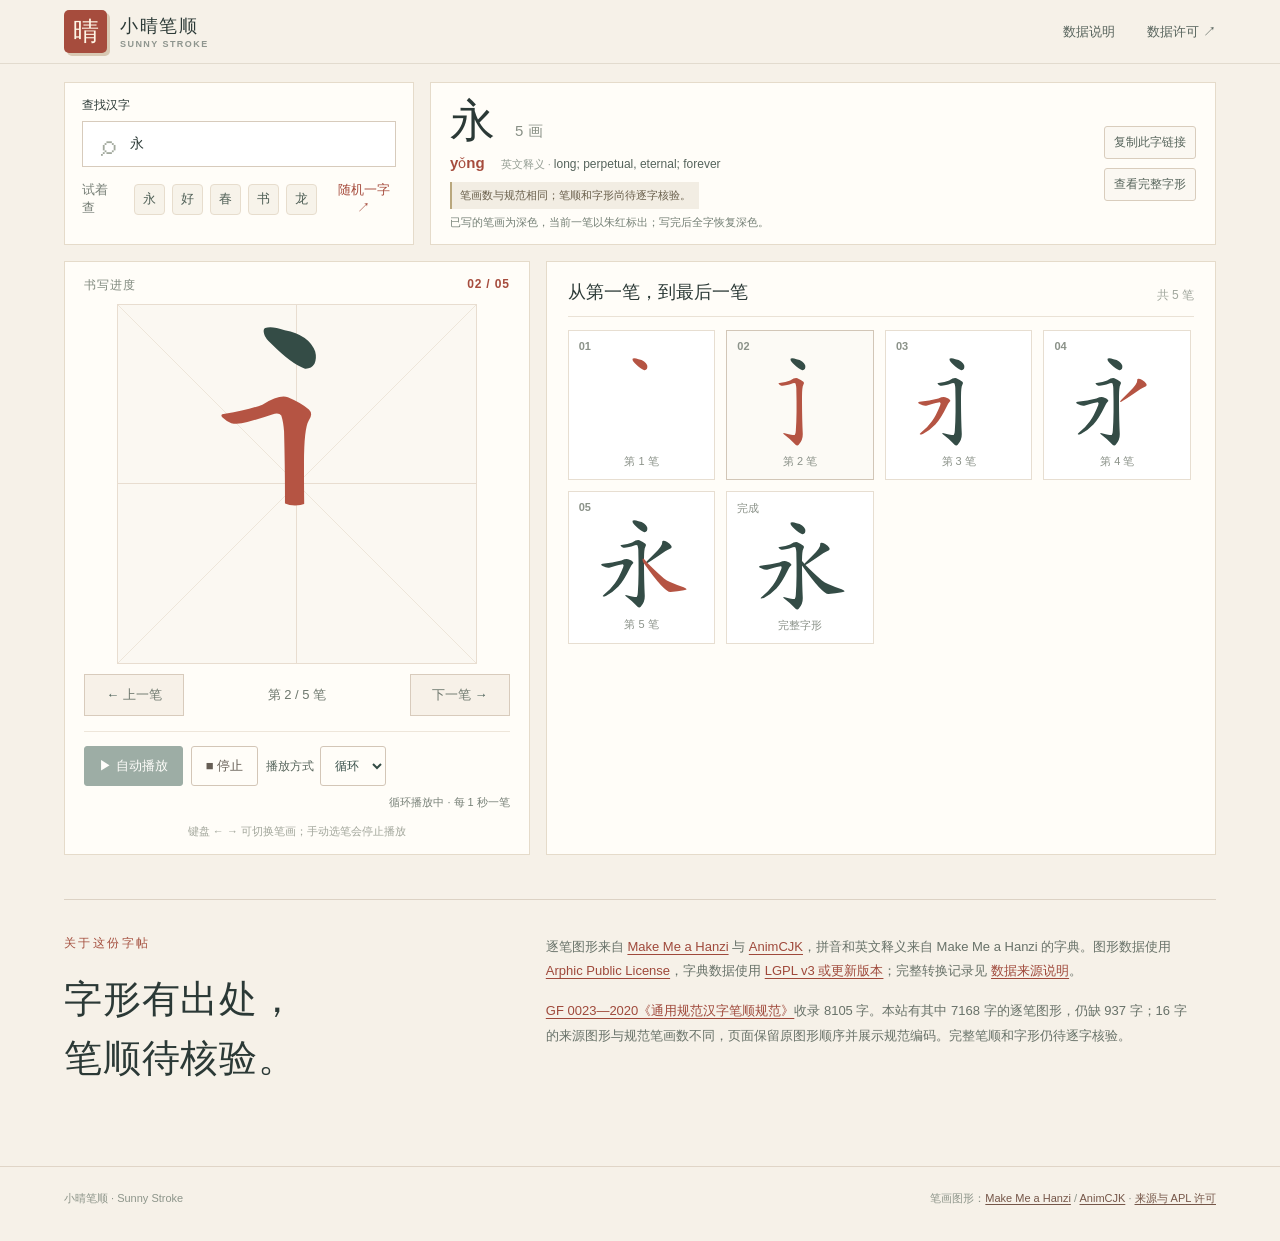
<file: docs/index.html>
<!doctype html>
<html lang="zh-CN">
<head>
  <meta charset="utf-8">
  <meta name="viewport" content="width=device-width, initial-scale=1">
  <meta name="theme-color" content="#f6f1e8">
  <meta name="description" content="小晴笔顺 Sunny Stroke：检索汉字笔画，逐笔查看字形与书写顺序。">
  <title>小晴笔顺 · Sunny Stroke</title>
  <link rel="icon" href="data:image/svg+xml,%3Csvg xmlns='http://www.w3.org/2000/svg' viewBox='0 0 64 64'%3E%3Crect width='64' height='64' rx='13' fill='%232b3936'/%3E%3Ctext x='32' y='45' text-anchor='middle' font-size='42' fill='%23f9f3e9'%3E晴%3C/text%3E%3C/svg%3E">
  <link rel="stylesheet" href="./styles.css">
  <script src="./data/index.js" defer></script>
  <script src="./data/dictionary.js" defer></script>
  <script src="./data/audit-status.js" defer></script>
  <script src="./app.js?v=20261114-complete-glyph" defer></script>
</head>
<body>
  <header class="masthead">
    <a class="brand" href="./" aria-label="小晴笔顺首页"><span class="brand-seal" aria-hidden="true">晴</span><span><strong>小晴笔顺</strong><small>SUNNY STROKE</small></span></a>
    <nav><a href="#about">数据说明</a><a href="./ARPHICPL.TXT" target="_blank" rel="noopener">数据许可 ↗</a></nav>
  </header>

  <main class="page">
    <h1 class="sr-only">小晴笔顺 · 汉字笔顺查询</h1>
    <div class="workspace-head">
    <section class="lookup" aria-label="汉字检索">
      <form id="search-form" role="search"><label for="query">查找汉字</label><div class="search-line"><span class="search-icon" aria-hidden="true">⌕</span><input id="query" type="search" autocomplete="off" enterkeyhint="search" placeholder="输入汉字，即时查看" maxlength="80"></div></form>
      <div class="quick-row"><span>试着查</span><div id="examples" class="chip-list"><button type="button" data-char="永">永</button><button type="button" data-char="好">好</button><button type="button" data-char="春">春</button><button type="button" data-char="书">书</button><button type="button" data-char="龙">龙</button></div><button id="random" class="random" type="button">随机一字 ↗</button></div>
      <div id="matches" class="matches" hidden><div class="matches-heading"><strong>选择一个字</strong><span id="matches-count"></span></div><div id="matches-list" class="matches-list"></div></div>
      <p id="search-message" class="search-message" role="status" aria-live="polite"></p>
    </section>
    <div id="selected-summary" class="selected-summary" hidden>
      <div class="viewer-heading"><div><h2 id="character-title"><span id="character">永</span><span id="stroke-count" class="stroke-count">5 画</span></h2><div class="dictionary-note"><span id="pinyin" class="pinyin"></span><span id="definition" class="definition"></span></div><p id="review-status" class="review-status"></p><div id="standard-code" class="standard-code" hidden><strong>规范笔顺序号</strong><span id="standard-digits"></span><small>1 横 · 2 竖 · 3 撇 · 4 点 · 5 折。序号表示笔形类别，具体字形请以规范原图为准。</small></div><p id="viewer-subtitle" class="viewer-subtitle">已写的笔画为深色，当前一笔以朱红标出；写完后全字恢复深色。</p></div><div class="viewer-actions"><button id="copy-link" type="button">复制此字链接</button><button id="show-all" type="button">查看完整字形</button></div></div>
    </div>
    </div>

    <section id="viewer" class="viewer" aria-labelledby="character-title" data-mobile-view="stage" hidden>
      <div class="view-tabs" role="tablist" aria-label="笔画查看方式"><button id="tab-stage" type="button" role="tab" aria-controls="stage-panel" aria-selected="true">大字逐笔</button><button id="tab-sequence" type="button" role="tab" aria-controls="sequence-panel" aria-selected="false">全部步骤</button></div>
      <div class="viewer-grid"><div id="stage-panel" class="canvas-panel" data-view="stage" role="tabpanel" aria-labelledby="tab-stage"><div class="canvas-topline"><span>书写进度</span><span id="progress-text">01 / 05</span></div><div id="stage" class="stage" role="img"></div><div class="controls"><button id="previous" type="button" aria-label="上一笔">← <span>上一笔</span></button><span id="step-label" aria-live="polite"></span><button id="next" type="button" aria-label="下一笔"><span>下一笔</span> →</button></div><div class="playback"><button id="play" class="play-button" type="button" aria-label="从第一笔开始自动循环播放，每秒一笔">▶ 自动播放</button><button id="stop" class="stop-button" type="button" disabled>■ 停止</button><label class="playback-mode" for="playback-mode">播放方式<select id="playback-mode"><option value="loop">循环</option><option value="once">单次</option></select></label><span id="playback-status" class="playback-status" role="status" aria-live="polite">每 1 秒一笔，写完后停留 1.6 秒再循环</span></div><div class="keyboard-note">键盘 ← → 可切换笔画；手动选笔会停止播放</div></div><div id="sequence-panel" class="sequence-panel" data-view="sequence" role="tabpanel" aria-labelledby="tab-sequence"><div class="sequence-heading"><div><h3>从第一笔，到最后一笔</h3></div><span id="sequence-total"></span></div><div id="sequence" class="sequence"></div></div></div>
    </section>

    <section id="about" class="about"><div><p class="section-index">关于这份字帖</p><h2>字形有出处，<br>笔顺待核验。</h2></div><div class="about-copy"><p>逐笔图形来自 <a href="https://github.com/skishore/makemeahanzi" target="_blank" rel="noopener">Make Me a Hanzi</a> 与 <a href="https://github.com/parsimonhi/animCJK" target="_blank" rel="noopener">AnimCJK</a>，拼音和英文释义来自 Make Me a Hanzi 的字典。图形数据使用 <a href="./ARPHICPL.TXT">Arphic Public License</a>，字典数据使用 <a href="./LGPL.txt">LGPL v3 或更新版本</a>；完整转换记录见 <a href="./data-sources.html">数据来源说明</a>。</p><p><a href="https://www.moe.gov.cn/jyb_sjzl/ziliao/A19/202103/t20210318_520473.html" target="_blank" rel="noopener">GF 0023—2020《通用规范汉字笔顺规范》</a>收录 8105 字。本站有其中 7168 字的逐笔图形，仍缺 937 字；16 字的来源图形与规范笔画数不同，页面保留原图形顺序并展示规范编码。完整笔顺和字形仍待逐字核验。</p></div></section>
  </main>
  <footer><span>小晴笔顺 · Sunny Stroke</span><span>笔画图形：<a href="https://github.com/skishore/makemeahanzi" target="_blank" rel="noopener">Make Me a Hanzi</a> / <a href="https://github.com/parsimonhi/animCJK" target="_blank" rel="noopener">AnimCJK</a> · <a href="./data-sources.html">来源与 APL 许可</a></span></footer>
</body>
</html>
</file>
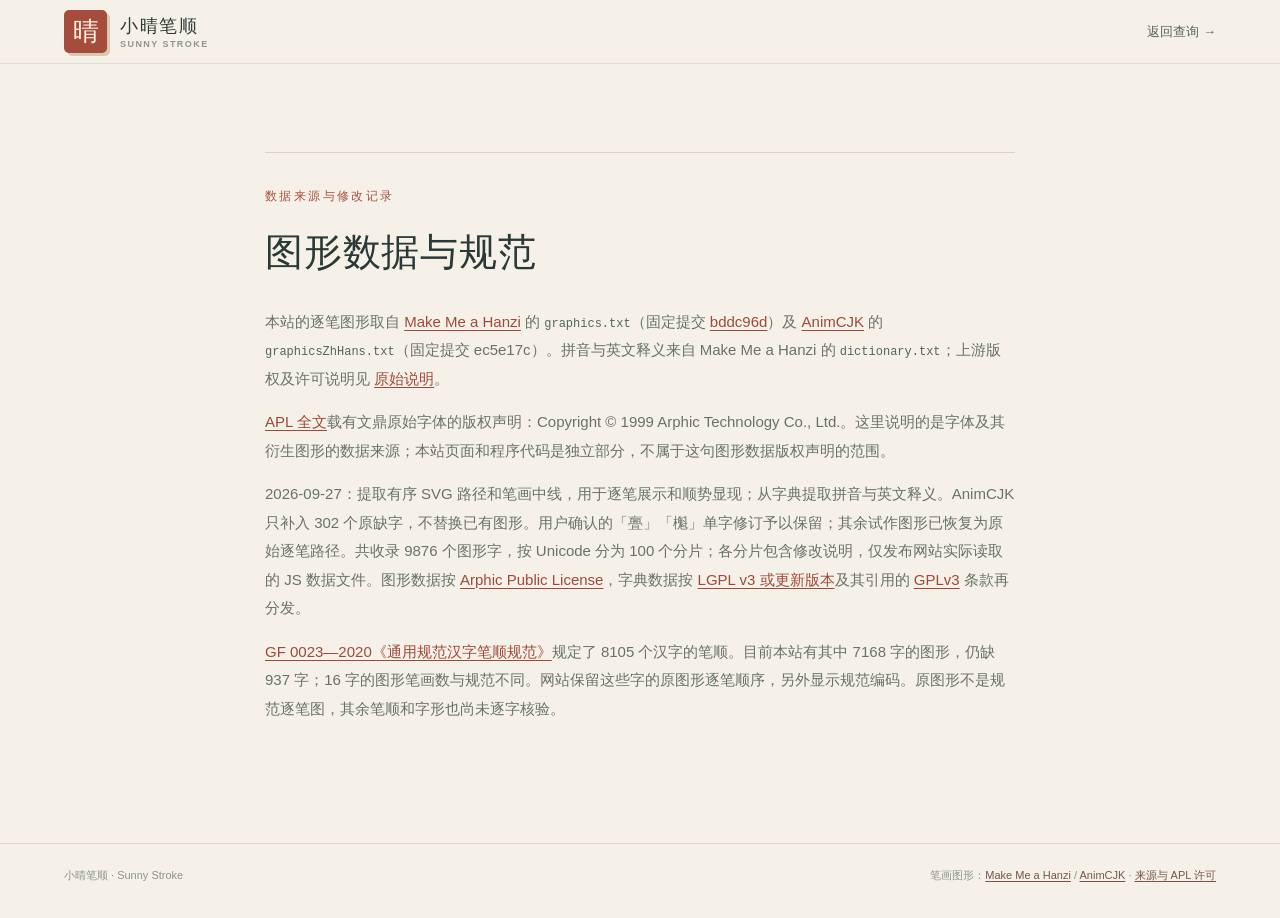
<file: docs/data-sources.html>
<!doctype html>
<html lang="zh-CN"><head><meta charset="utf-8"><meta name="viewport" content="width=device-width, initial-scale=1"><title>数据来源 · 小晴笔顺</title><link rel="stylesheet" href="./styles.css"></head><body>
<header class="masthead"><a class="brand" href="./"><span class="brand-seal" aria-hidden="true">晴</span><span><strong>小晴笔顺</strong><small>SUNNY STROKE</small></span></a><nav><a href="./">返回查询 →</a></nav></header>
<main class="page"><section class="about" style="display:block;max-width:750px;margin:70px auto"><p class="section-index">数据来源与修改记录</p><h2>图形数据与规范</h2><div class="about-copy" style="max-width:none;font-size:15px;margin-top:25px"><p>本站的逐笔图形取自 <a href="https://github.com/skishore/makemeahanzi" target="_blank" rel="noopener">Make Me a Hanzi</a> 的 <code>graphics.txt</code>（固定提交 <a href="https://github.com/skishore/makemeahanzi/commit/bddc96d41bef78427ed0e034e9f7e31d71fd1b92" target="_blank" rel="noopener">bddc96d</a>）及 <a href="https://github.com/parsimonhi/animCJK" target="_blank" rel="noopener">AnimCJK</a> 的 <code>graphicsZhHans.txt</code>（固定提交 ec5e17c）。拼音与英文释义来自 Make Me a Hanzi 的 <code>dictionary.txt</code>；上游版权及许可说明见 <a href="./COPYING-UPSTREAM.txt">原始说明</a>。</p><p><a href="./ARPHICPL.TXT">APL 全文</a>载有文鼎原始字体的版权声明：Copyright © 1999 Arphic Technology Co., Ltd.。这里说明的是字体及其衍生图形的数据来源；本站页面和程序代码是独立部分，不属于这句图形数据版权声明的范围。</p><p>2026-09-27：提取有序 SVG 路径和笔画中线，用于逐笔展示和顺势显现；从字典提取拼音与英文释义。AnimCJK 只补入 302 个原缺字，不替换已有图形。用户确认的「亹」「櫆」单字修订予以保留；其余试作图形已恢复为原始逐笔路径。共收录 9876 个图形字，按 Unicode 分为 100 个分片；各分片包含修改说明，仅发布网站实际读取的 JS 数据文件。图形数据按 <a href="./ARPHICPL.TXT">Arphic Public License</a>，字典数据按 <a href="./LGPL.txt">LGPL v3 或更新版本</a>及其引用的 <a href="./GPL-3.0.txt">GPLv3</a> 条款再分发。</p><p><a href="https://www.moe.gov.cn/jyb_sjzl/ziliao/A19/202103/t20210318_520473.html" target="_blank" rel="noopener">GF 0023—2020《通用规范汉字笔顺规范》</a>规定了 8105 个汉字的笔顺。目前本站有其中 7168 字的图形，仍缺 937 字；16 字的图形笔画数与规范不同。网站保留这些字的原图形逐笔顺序，另外显示规范编码。原图形不是规范逐笔图，其余笔顺和字形也尚未逐字核验。</p></div></section></main>
<footer><span>小晴笔顺 · Sunny Stroke</span><span>笔画图形：<a href="https://github.com/skishore/makemeahanzi" target="_blank" rel="noopener">Make Me a Hanzi</a> / <a href="https://github.com/parsimonhi/animCJK" target="_blank" rel="noopener">AnimCJK</a> · <a href="./data-sources.html">来源与 APL 许可</a></span></footer>
</body></html>
</file>
<file: docs/styles.css>
:root{font-family:-apple-system,BlinkMacSystemFont,"PingFang SC","Microsoft YaHei",sans-serif;color:#2b3936;background:#f6f1e8;font-synthesis:none}
*{box-sizing:border-box}html{scroll-behavior:smooth}body{margin:0;min-width:320px}button,input{font:inherit}button{cursor:pointer}a{color:inherit}button:focus-visible,input:focus-visible,a:focus-visible{outline:3px solid #b55f4d;outline-offset:3px}[hidden]{display:none!important}
.masthead{height:82px;max-width:1400px;margin:auto;padding:0 clamp(20px,5vw,72px);display:flex;align-items:center;justify-content:space-between;border-bottom:1px solid #e2dbce}.brand{display:flex;align-items:center;gap:13px;text-decoration:none}.brand-seal{width:43px;height:43px;display:grid;place-items:center;background:#a64c3d;border-radius:5px;color:#fff6e6;font-family:"Noto Serif SC","Songti SC",serif;font-size:26px;box-shadow:3px 3px 0 #d8c9b3}.brand strong{font-size:18px;letter-spacing:.09em}.brand small{display:block;margin-top:1px;color:#8e958e;font-size:9px;font-weight:700;letter-spacing:.16em}.masthead nav{display:flex;gap:32px;font-size:13px;color:#58645d}.masthead nav a{text-decoration:none}.masthead nav a:hover,.about a:hover{text-decoration:underline;color:#a64c3d}
.page{max-width:1290px;margin:auto;padding:0 clamp(20px,5vw,72px)}.hero{min-height:360px;display:flex;align-items:center;justify-content:space-between;gap:30px;padding:45px 0 35px}.hero-copy{position:relative;z-index:1}.kicker,.section-index{margin:0 0 18px;color:#a55140;font-size:12px;font-weight:800;letter-spacing:.2em}.hero h1,.about h2{margin:0;font-family:"Noto Serif SC","Songti SC","SimSun",serif;font-weight:600;letter-spacing:.02em}.hero h1{font-size:clamp(46px,5.6vw,76px);line-height:1.22}.hero h1 em{font-style:normal;color:#a64c3d}.hero-copy>p:last-child{margin:24px 0 0;color:#69736b;font-size:15px;line-height:1.8}.hero-decoration{width:260px;height:260px;flex:none;position:relative;display:grid;place-items:center;border:1px solid #dbd1c0;border-radius:50%;background:radial-gradient(circle at center,#f8f4ec 0 58%,transparent 59%);color:#c5b9a4}.hero-decoration:before,.hero-decoration:after{content:"";position:absolute;background:#e3d9cb}.hero-decoration:before{width:1px;height:100%}.hero-decoration:after{height:1px;width:100%}.hero-decoration span{position:relative;z-index:1;font-family:"Noto Serif SC","Songti SC",serif;font-size:156px;line-height:1;color:#b7a78f;opacity:.65}.hero-decoration i{position:absolute;right:-32px;bottom:14px;writing-mode:vertical-rl;font-size:12px;font-style:normal;letter-spacing:.2em;color:#a89982}
.lookup{padding:23px 27px 18px;background:#fffdf8;border:1px solid #e5dbca;box-shadow:0 13px 30px #6854440b}.lookup label{display:block;margin-bottom:12px;font-size:14px;font-weight:700}.search-line{display:flex;align-items:center;gap:12px;height:60px;border:1px solid #d7cbbc;background:#fff}.search-icon{padding-left:18px;font-size:29px;color:#a2a99d;line-height:1}.search-line input{min-width:0;flex:1;height:100%;border:0;outline:0;background:transparent;font-size:16px;color:#2b3936}.search-line input:focus-visible{outline:0}.search-line:focus-within{outline:2px solid #ba796a;outline-offset:1px}.search-line>button{align-self:stretch;min-width:143px;border:0;background:#a64c3d;color:#fff9f1;font-weight:700}.search-line>button:hover{background:#8e3e31}.search-line>button span{margin-left:7px}.quick-row{display:flex;align-items:center;gap:15px;margin-top:15px;font-size:13px;color:#788078}.chip-list{display:flex;gap:7px}.chip-list button{width:31px;height:31px;border:1px solid #e7ddcd;background:#f7f3ea;color:#516158;border-radius:4px}.chip-list button:hover{border-color:#a64c3d;color:#a64c3d}.random{margin-left:auto;padding:5px 0;border:0;background:transparent;color:#a64c3d;font-size:13px}.matches{margin-top:18px;padding-top:16px;border-top:1px solid #eee7dd}.matches-heading{display:flex;align-items:baseline;gap:10px;margin-bottom:12px;font-size:13px}.matches-heading span{color:#899187}.matches-list{display:flex;flex-wrap:wrap;gap:8px}.match-char{width:42px;height:42px;border:1px solid #ddd3c5;background:#fff;color:#34423d;font-size:24px}.match-char:hover{background:#a64c3d;color:#fff}.match-char:disabled{opacity:.4;cursor:default}.search-message{min-height:0;margin:12px 0 0;color:#a64c3d;font-size:13px}.search-message:empty{display:none}
.viewer{margin-top:61px}.viewer-heading{display:flex;align-items:end;justify-content:space-between;gap:20px;margin-bottom:23px}.viewer-heading .section-index{margin-bottom:10px}.viewer-heading h2{display:flex;align-items:baseline;gap:20px;margin:0;font-family:"Noto Serif SC","Songti SC",serif;font-size:62px;font-weight:600;line-height:1.1}.stroke-count{font-family:-apple-system,BlinkMacSystemFont,"PingFang SC",sans-serif;font-size:15px;font-weight:500;color:#899086}.viewer-subtitle{margin:12px 0 0;color:#758076;font-size:13px}.viewer-actions{display:flex;gap:9px}.viewer-actions button{min-height:37px;padding:7px 12px;border:1px solid #d9cdbd;background:#fbf8f2;color:#56645b;border-radius:3px;font-size:12px}.viewer-actions button:hover{border-color:#a64c3d;color:#a64c3d}.viewer-grid{display:grid;grid-template-columns:minmax(310px,.84fr) minmax(0,1.16fr);gap:22px}.canvas-panel,.sequence-panel{background:#fffdf8;border:1px solid #e5dbca}.canvas-panel{padding:18px 23px 18px}.canvas-topline{display:flex;justify-content:space-between;color:#7f887d;font-size:12px;font-weight:700;letter-spacing:.07em}.canvas-topline span:last-child{font-variant-numeric:tabular-nums;color:#a64c3d}.stage{width:min(100%,390px);aspect-ratio:1;margin:15px auto 12px;position:relative;background:linear-gradient(to right,transparent calc(50% - .5px),#e8ddd0 calc(50% - .5px),#e8ddd0 calc(50% + .5px),transparent calc(50% + .5px)),linear-gradient(to bottom,transparent calc(50% - .5px),#e8ddd0 calc(50% - .5px),#e8ddd0 calc(50% + .5px),transparent calc(50% + .5px)),#fbf8f2;border:1px solid #e8ddd0}.stage:before,.stage:after{position:absolute;content:"";inset:0;pointer-events:none}.stage:before{background:linear-gradient(45deg,transparent calc(50% - .5px),#eee6da calc(50% - .5px),#eee6da calc(50% + .5px),transparent calc(50% + .5px))}.stage:after{background:linear-gradient(-45deg,transparent calc(50% - .5px),#eee6da calc(50% - .5px),#eee6da calc(50% + .5px),transparent calc(50% + .5px))}.stage-glyph{position:relative;z-index:1;display:block;width:100%;height:100%}.stroke-current{fill:#b55443}.stroke-done{fill:#344c46}.controls{display:flex;align-items:center;justify-content:space-between;gap:8px}.controls button{min-width:100px;min-height:42px;border:1px solid #d8cbbc;background:#f7f1e8;color:#4b6158;font-size:13px}.controls button:hover:not(:disabled){border-color:#a64c3d;color:#a64c3d}.controls button:disabled{opacity:.4;cursor:default}.controls span{font-size:13px;white-space:nowrap;color:#6e786e}.keyboard-note{text-align:center;margin-top:13px;color:#a2a69b;font-size:11px}.sequence-panel{padding:25px 27px}.sequence-heading{display:flex;justify-content:space-between;align-items:end;gap:12px;padding-bottom:18px;border-bottom:1px solid #eae2d6}.sequence-heading .section-index{margin-bottom:6px}.sequence-heading h3{margin:0;font-family:"Noto Serif SC","Songti SC",serif;font-size:20px;font-weight:600}.sequence-heading>span{color:#a1a79d;font-size:12px;white-space:nowrap}.sequence{max-height:510px;overflow:auto;display:grid;grid-template-columns:repeat(4,minmax(0,1fr));align-content:start;gap:11px;padding:19px 3px 3px 0}.step-card{min-width:0;display:grid;justify-items:center;padding:9px 5px 10px;border:1px solid #e7ded1;background:#fff;color:#8b9289}.step-card:hover{border-color:#b15e4f}.step-card[aria-current=step]{border-color:#a64c3d;background:#fff8ef;box-shadow:inset 0 0 0 1px #a64c3d}.step-number{justify-self:start;margin-left:5px;font-size:11px;font-weight:700;font-variant-numeric:tabular-nums}.small-glyph{width:100%;max-width:102px;aspect-ratio:1}.step-caption{font-size:11px}
.about{display:grid;grid-template-columns:.8fr 1.2fr;gap:35px;margin:76px 0 70px;padding:35px 0;border-top:1px solid #dcd2c4}.about h2{font-size:clamp(26px,3vw,40px);line-height:1.55}.about-copy{max-width:650px;color:#687269;font-size:13px;line-height:1.9}.about-copy p{margin:0 0 15px}.about a{color:#9f493b;text-underline-offset:3px}.about code{font-size:12px;color:#53655b}footer{max-width:1400px;margin:auto;padding:24px clamp(20px,5vw,72px) 35px;border-top:1px solid #e0d5c7;display:flex;justify-content:space-between;gap:20px;color:#8d958a;font-size:11px}
@media(max-width:850px){.hero{min-height:300px}.hero-decoration{width:190px;height:190px}.hero-decoration span{font-size:110px}.viewer-grid{grid-template-columns:1fr}.sequence{max-height:none;grid-template-columns:repeat(5,minmax(0,1fr))}.canvas-panel{display:grid;grid-template-columns:1fr;justify-items:stretch}.stage{max-width:380px}}
@media(max-width:600px){.masthead{height:69px}.masthead nav{gap:13px;font-size:11px}.brand-seal{width:36px;height:36px;font-size:23px}.brand strong{font-size:15px}.brand small{font-size:7px}.hero{min-height:275px;padding:36px 0 24px}.hero-decoration{position:absolute;right:-45px;top:98px;width:170px;height:170px;opacity:.45}.hero-decoration i{display:none}.hero-copy>p:last-child{max-width:290px;font-size:13px}.lookup{padding:18px}.search-line{height:53px}.search-line input{font-size:14px}.search-line>button{min-width:94px;font-size:12px}.search-line>button span{display:none}.quick-row{gap:7px}.chip-list{gap:4px}.random{font-size:11px}.viewer{margin-top:42px}.viewer-heading{display:block}.viewer-heading h2{font-size:54px}.viewer-actions{margin-top:16px}.viewer-grid{gap:12px}.sequence-panel{padding:18px}.sequence{grid-template-columns:repeat(4,minmax(0,1fr));gap:6px}.step-card{padding:6px 2px}.about{grid-template-columns:1fr;gap:15px;margin:53px 0 35px}.about h2{font-size:29px}footer{display:block}footer span{display:block;margin-bottom:8px}}
@media(max-width:390px){.masthead nav a:first-child{display:none}.controls button{min-width:77px}.controls button span{display:none}}
.hero{position:relative;overflow:hidden}
.dictionary-note{display:flex;align-items:baseline;flex-wrap:wrap;gap:8px 16px;max-width:650px;margin-top:12px;line-height:1.6}.pinyin{font-size:17px;color:#a64c3d;font-weight:700}.definition{font-size:14px;color:#55635b}.definition:before{content:"英文释义 · ";font-size:11px;color:#969f95}.viewer-subtitle{margin-top:13px}
.review-status{display:inline-block;max-width:650px;margin:13px 0 0;padding:7px 10px;background:#f2ede3;color:#695f4b;border-left:2px solid #b9a77d;font-size:12px;line-height:1.6}.review-status[data-mismatch="true"]{background:#fff0e9;color:#9e3f32;border-left-color:#b55443}
.standard-code{max-width:650px;margin-top:12px;padding:12px 15px;background:#fff8ed;border:1px solid #e8cfaa;border-radius:3px}.standard-code strong{display:block;margin-bottom:6px;font-size:12px;color:#7b4e27}.standard-code span{display:block;color:#3d5249;font-size:17px;font-weight:700;letter-spacing:.12em;line-height:1.6;overflow-wrap:anywhere;font-variant-numeric:tabular-nums}.standard-code small{display:block;margin-top:7px;color:#7c8075;font-size:11px;line-height:1.6}
.playback{display:flex;align-items:center;flex-wrap:wrap;gap:8px;margin-top:15px;padding-top:14px;border-top:1px solid #eee6da}.playback button{min-height:40px;border-radius:3px;padding:7px 14px;font-size:13px;font-weight:700}.play-button{border:1px solid #34574c;background:#34574c;color:#fff}.play-button:hover:not(:disabled){background:#29463d}.stop-button{border:1px solid #d3c6b7;background:#fffdf8;color:#665e55}.stop-button:hover:not(:disabled){border-color:#a64c3d;color:#a64c3d}.playback button:disabled{opacity:.48;cursor:default}.playback-mode{display:flex;align-items:center;gap:6px;color:#56645b;font-size:12px}.playback-mode select{min-height:40px;padding:7px 10px;border:1px solid #d3c6b7;border-radius:3px;background:#fffdf8;color:#344c46;font:inherit}.playback-mode select:focus-visible{outline:3px solid #b55f4d;outline-offset:3px}.playback-mode select:disabled{opacity:.48;cursor:default}.playback-status{margin-left:auto;color:#788178;font-size:11px;line-height:1.5;text-align:right}@media(max-width:600px){.playback-status{flex-basis:100%;margin-left:0;text-align:left}}
.sr-only{position:absolute;width:1px;height:1px;padding:0;margin:-1px;overflow:hidden;clip:rect(0,0,0,0);white-space:nowrap;border:0}
.masthead{height:64px}.page{padding-top:18px}.workspace-head{display:grid;grid-template-columns:minmax(260px,350px) minmax(0,1fr);gap:16px;align-items:stretch}.lookup{padding:14px 17px;box-shadow:none}.lookup label{margin-bottom:7px;font-size:12px}.search-line{height:46px}.search-line input{font-size:14px}.search-line>button{min-width:86px;padding:0 10px;font-size:12px}.quick-row{margin-top:9px}.selected-summary{min-width:0;padding:14px 19px;background:#fffdf8;border:1px solid #e5dbca}.selected-summary .viewer-heading{margin:0;align-items:center}.selected-summary .viewer-heading h2{font-size:45px}.selected-summary .viewer-subtitle{margin-top:6px;font-size:11px}.selected-summary .dictionary-note{margin-top:4px}.selected-summary .pinyin{font-size:15px}.selected-summary .definition{font-size:12px}.selected-summary .review-status{margin-top:7px;padding:5px 8px;font-size:11px}.selected-summary .viewer-actions{flex-direction:column}.selected-summary .viewer-actions button{min-height:33px;padding:5px 9px;white-space:nowrap}.selected-summary .standard-code{margin-top:7px;padding:7px 9px}.viewer{margin-top:16px}.viewer-grid{grid-template-columns:minmax(290px,.82fr) minmax(0,1.18fr);gap:16px}.canvas-panel{padding:15px 19px}.stage{width:min(100%,40dvh,390px);margin:10px auto}.sequence-panel{padding:18px 21px}.sequence-heading{padding-bottom:12px}.sequence-heading h3{font-size:18px}.sequence{max-height:min(54dvh,490px);padding-top:13px}.view-tabs{display:none}.about{margin:44px 0 42px}
@media(max-width:760px){.masthead{height:64px}.page{padding-top:11px}.workspace-head{grid-template-columns:1fr;gap:9px}.lookup{padding:11px 13px}.selected-summary{padding:12px 15px}.selected-summary .viewer-heading{align-items:start}.selected-summary .viewer-heading h2{font-size:40px}.selected-summary .viewer-actions{flex-direction:row;flex-wrap:wrap}.selected-summary .viewer-actions button{font-size:11px}.viewer{margin-top:10px}.view-tabs{display:flex;gap:4px;margin-bottom:9px;padding:3px;background:#e9e0d4;border-radius:5px}.view-tabs button{flex:1;min-height:38px;border:0;border-radius:3px;background:transparent;color:#6f786e;font-size:13px;font-weight:700}.view-tabs button[aria-selected="true"]{background:#fffdf8;color:#344f47;box-shadow:0 1px 4px #00000014}.viewer-grid{display:block}.viewer[data-mobile-view="stage"] [data-view="sequence"],.viewer[data-mobile-view="sequence"] [data-view="stage"]{display:none}.stage{width:min(78vw,42dvh,350px)}.sequence-panel{max-height:calc(100dvh - 270px);overflow:hidden}.sequence{max-height:calc(100dvh - 345px);overflow:auto}}
@media(min-width:761px) and (max-height:700px){.page{padding-top:10px}.lookup{padding:10px 14px}.quick-row{margin-top:5px}.selected-summary{padding:10px 14px}.viewer{margin-top:8px}.canvas-panel{padding:10px 14px}.stage{width:min(100%,34dvh,310px);margin:6px auto}.playback{margin-top:8px;padding-top:8px}.keyboard-note{display:none}.sequence{max-height:45dvh}}
@keyframes stroke-appear{from{opacity:0}to{opacity:1}}@keyframes loop-reset{from{opacity:0}to{opacity:1}}.stroke-fade-in{animation:stroke-appear .78s ease-out both}.stage-glyph.is-loop-reset{animation:loop-reset .25s ease-out both}.step-card{transition:background-color .5s ease,border-color .5s ease}.step-card[aria-current=step]{border-color:#d2c6b7;background:#fcfaf5;box-shadow:none}@media(prefers-reduced-motion:reduce){.stroke-fade-in,.stage-glyph.is-loop-reset{animation:none}.step-card{transition:none}}
footer a{color:#755648;text-decoration:underline;text-underline-offset:2px}footer a:hover{color:#a64c3d}
</file>
